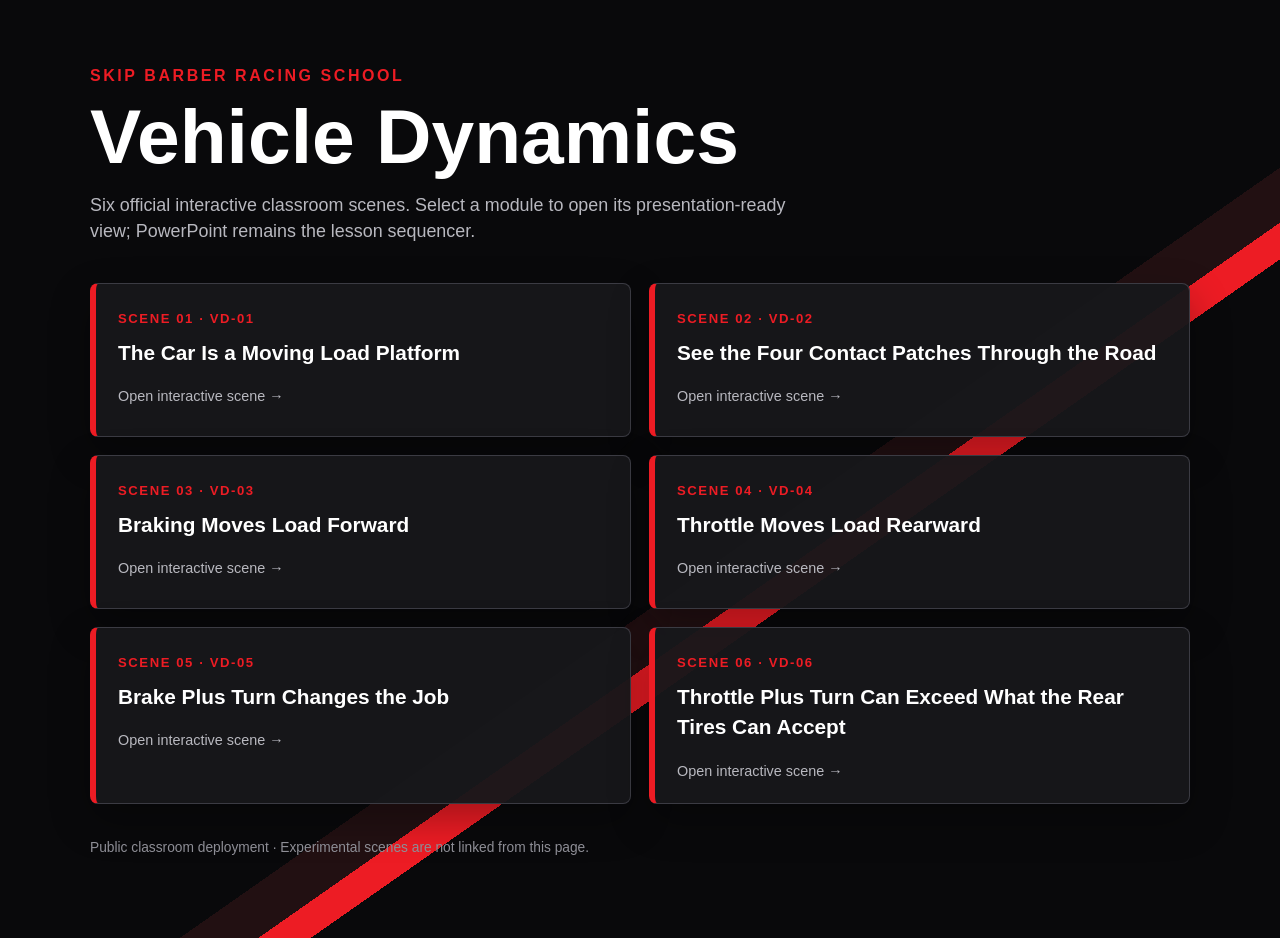
<file: index.html>
<!doctype html>
<html lang="en">
<head>
  <meta charset="utf-8">
  <meta name="viewport" content="width=device-width, initial-scale=1">
  <title>SBRS Vehicle Dynamics — Official Scenes</title>
  <style>
    :root { color-scheme: dark; --red:#ed1c24; --ink:#09090b; --panel:#17171b; --muted:#b8b8bf; }
    * { box-sizing: border-box; }
    body { margin:0; min-height:100vh; background:linear-gradient(145deg,#09090b 0 58%,#221012 58% 61%,#ed1c24 61% 63%,#09090b 63%); color:#fff; font:16px/1.45 Arial,Helvetica,sans-serif; }
    main { width:min(1100px,calc(100% - 40px)); margin:auto; padding:64px 0 80px; }
    .eyebrow { color:var(--red); font-weight:800; letter-spacing:.16em; text-transform:uppercase; }
    h1 { margin:.15em 0 .25em; font-size:clamp(2.2rem,6vw,4.8rem); line-height:.98; }
    .intro { max-width:720px; color:var(--muted); font-size:1.12rem; }
    .grid { display:grid; grid-template-columns:repeat(2,minmax(0,1fr)); gap:18px; margin-top:38px; }
    a { display:block; min-height:154px; padding:22px; border:1px solid #3b3b43; border-left:6px solid var(--red); border-radius:8px; background:rgba(23,23,27,.96); color:#fff; text-decoration:none; box-shadow:0 16px 40px rgba(0,0,0,.3); transition:.18s ease; }
    a:hover, a:focus-visible { transform:translateY(-3px); border-color:var(--red); outline:none; }
    .id { color:var(--red); font-weight:800; font-size:.82rem; letter-spacing:.12em; text-transform:uppercase; }
    .title { display:block; margin-top:9px; font-size:1.3rem; font-weight:800; }
    .action { display:block; margin-top:18px; color:var(--muted); font-size:.9rem; }
    footer { margin-top:34px; color:#8e8e96; font-size:.86rem; }
    @media (max-width:700px) { .grid { grid-template-columns:1fr; } main { padding-top:38px; } }
  </style>
</head>
<body>
  <main>
    <div class="eyebrow">Skip Barber Racing School</div>
    <h1>Vehicle Dynamics</h1>
    <p class="intro">Six official interactive classroom scenes. Select a module to open its presentation-ready view; PowerPoint remains the lesson sequencer.</p>
    <section class="grid" aria-label="Official vehicle dynamics scenes">
      <a href="Vehicle_Dynamics_Teaching_Tool_OFFLINE.html?scene=vd-01&amp;present=1&amp;instructor=1"><span class="id">Scene 01 · vd-01</span><span class="title">The Car Is a Moving Load Platform</span><span class="action">Open interactive scene →</span></a>
      <a href="Vehicle_Dynamics_Teaching_Tool_OFFLINE.html?scene=vd-02&amp;present=1&amp;instructor=1"><span class="id">Scene 02 · vd-02</span><span class="title">See the Four Contact Patches Through the Road</span><span class="action">Open interactive scene →</span></a>
      <a href="Vehicle_Dynamics_Teaching_Tool_OFFLINE.html?scene=vd-03&amp;present=1&amp;instructor=1"><span class="id">Scene 03 · vd-03</span><span class="title">Braking Moves Load Forward</span><span class="action">Open interactive scene →</span></a>
      <a href="Vehicle_Dynamics_Teaching_Tool_OFFLINE.html?scene=vd-04&amp;present=1&amp;instructor=1"><span class="id">Scene 04 · vd-04</span><span class="title">Throttle Moves Load Rearward</span><span class="action">Open interactive scene →</span></a>
      <a href="Vehicle_Dynamics_Teaching_Tool_OFFLINE.html?scene=vd-05&amp;present=1&amp;instructor=1"><span class="id">Scene 05 · vd-05</span><span class="title">Brake Plus Turn Changes the Job</span><span class="action">Open interactive scene →</span></a>
      <a href="Vehicle_Dynamics_Teaching_Tool_OFFLINE.html?scene=vd-06&amp;present=1&amp;instructor=1"><span class="id">Scene 06 · vd-06</span><span class="title">Throttle Plus Turn Can Exceed What the Rear Tires Can Accept</span><span class="action">Open interactive scene →</span></a>
    </section>
    <footer>Public classroom deployment · Experimental scenes are not linked from this page.</footer>
  </main>
</body>
</html>
</file>
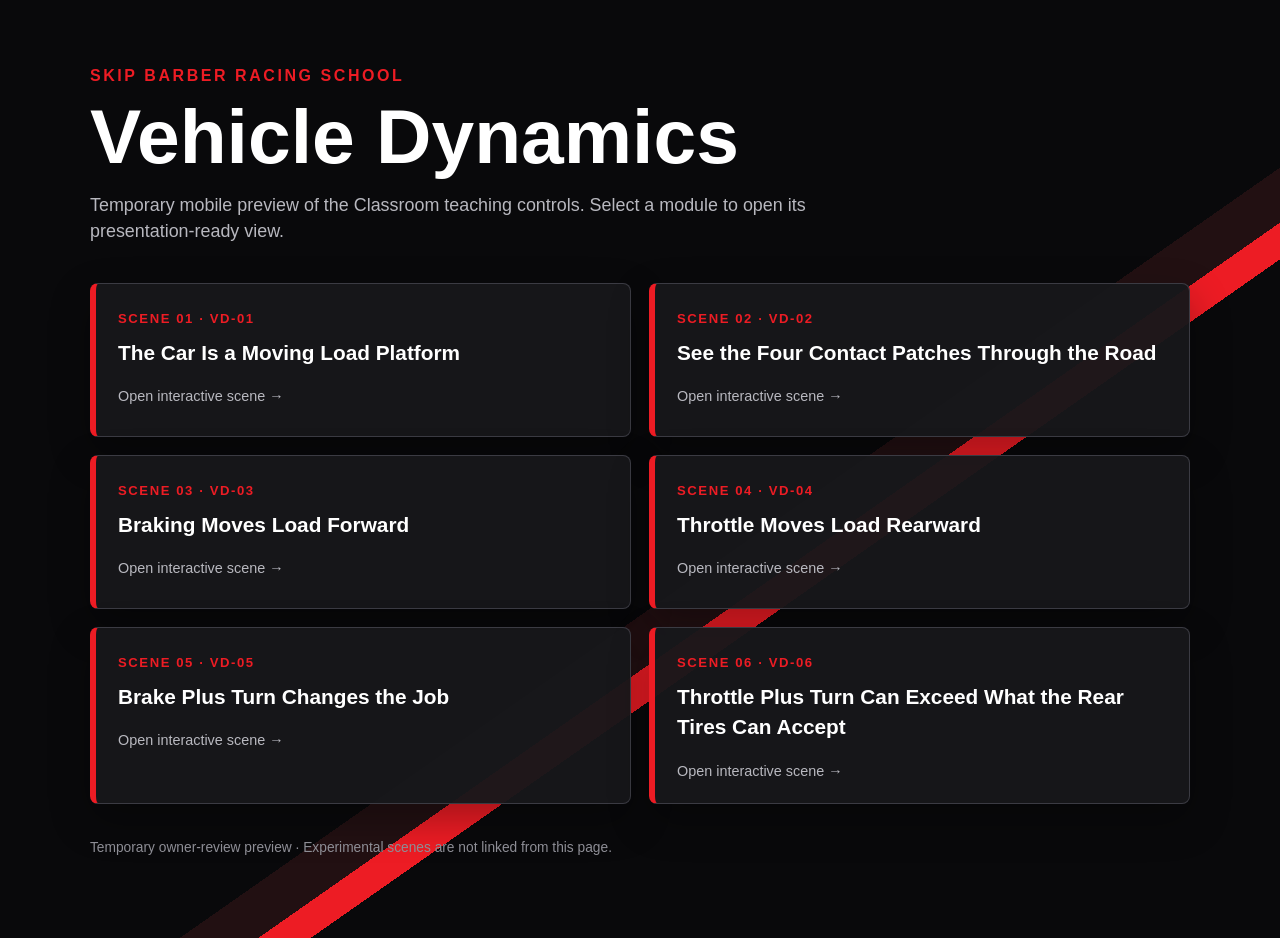
<file: mobile-preview/index.html>
<!doctype html>
<html lang="en">
<head>
  <meta charset="utf-8">
  <meta name="viewport" content="width=device-width, initial-scale=1">
  <title>SBRS Vehicle Dynamics — Mobile Preview</title>
  <style>
    :root { color-scheme: dark; --red:#ed1c24; --ink:#09090b; --panel:#17171b; --muted:#b8b8bf; }
    * { box-sizing: border-box; }
    body { margin:0; min-height:100vh; background:linear-gradient(145deg,#09090b 0 58%,#221012 58% 61%,#ed1c24 61% 63%,#09090b 63%); color:#fff; font:16px/1.45 Arial,Helvetica,sans-serif; }
    main { width:min(1100px,calc(100% - 40px)); margin:auto; padding:64px 0 80px; }
    .eyebrow { color:var(--red); font-weight:800; letter-spacing:.16em; text-transform:uppercase; }
    h1 { margin:.15em 0 .25em; font-size:clamp(2.2rem,6vw,4.8rem); line-height:.98; }
    .intro { max-width:720px; color:var(--muted); font-size:1.12rem; }
    .grid { display:grid; grid-template-columns:repeat(2,minmax(0,1fr)); gap:18px; margin-top:38px; }
    a { display:block; min-height:154px; padding:22px; border:1px solid #3b3b43; border-left:6px solid var(--red); border-radius:8px; background:rgba(23,23,27,.96); color:#fff; text-decoration:none; box-shadow:0 16px 40px rgba(0,0,0,.3); transition:.18s ease; }
    a:hover, a:focus-visible { transform:translateY(-3px); border-color:var(--red); outline:none; }
    .id { color:var(--red); font-weight:800; font-size:.82rem; letter-spacing:.12em; text-transform:uppercase; }
    .title { display:block; margin-top:9px; font-size:1.3rem; font-weight:800; }
    .action { display:block; margin-top:18px; color:var(--muted); font-size:.9rem; }
    footer { margin-top:34px; color:#8e8e96; font-size:.86rem; }
    @media (max-width:700px) { .grid { grid-template-columns:1fr; } main { padding-top:38px; } }
  </style>
</head>
<body>
  <main>
    <div class="eyebrow">Skip Barber Racing School</div>
    <h1>Vehicle Dynamics</h1>
    <p class="intro">Temporary mobile preview of the Classroom teaching controls. Select a module to open its presentation-ready view.</p>
    <section class="grid" aria-label="Official vehicle dynamics scenes">
      <a href="Vehicle_Dynamics_Teaching_Tool_OFFLINE.html?scene=vd-01&amp;present=1&amp;instructor=1"><span class="id">Scene 01 · vd-01</span><span class="title">The Car Is a Moving Load Platform</span><span class="action">Open interactive scene →</span></a>
      <a href="Vehicle_Dynamics_Teaching_Tool_OFFLINE.html?scene=vd-02&amp;present=1&amp;instructor=1"><span class="id">Scene 02 · vd-02</span><span class="title">See the Four Contact Patches Through the Road</span><span class="action">Open interactive scene →</span></a>
      <a href="Vehicle_Dynamics_Teaching_Tool_OFFLINE.html?scene=vd-03&amp;present=1&amp;instructor=1"><span class="id">Scene 03 · vd-03</span><span class="title">Braking Moves Load Forward</span><span class="action">Open interactive scene →</span></a>
      <a href="Vehicle_Dynamics_Teaching_Tool_OFFLINE.html?scene=vd-04&amp;present=1&amp;instructor=1"><span class="id">Scene 04 · vd-04</span><span class="title">Throttle Moves Load Rearward</span><span class="action">Open interactive scene →</span></a>
      <a href="Vehicle_Dynamics_Teaching_Tool_OFFLINE.html?scene=vd-05&amp;present=1&amp;instructor=1"><span class="id">Scene 05 · vd-05</span><span class="title">Brake Plus Turn Changes the Job</span><span class="action">Open interactive scene →</span></a>
      <a href="Vehicle_Dynamics_Teaching_Tool_OFFLINE.html?scene=vd-06&amp;present=1&amp;instructor=1"><span class="id">Scene 06 · vd-06</span><span class="title">Throttle Plus Turn Can Exceed What the Rear Tires Can Accept</span><span class="action">Open interactive scene →</span></a>
    </section>
    <footer>Temporary owner-review preview · Experimental scenes are not linked from this page.</footer>
  </main>
</body>
</html>
</file>
